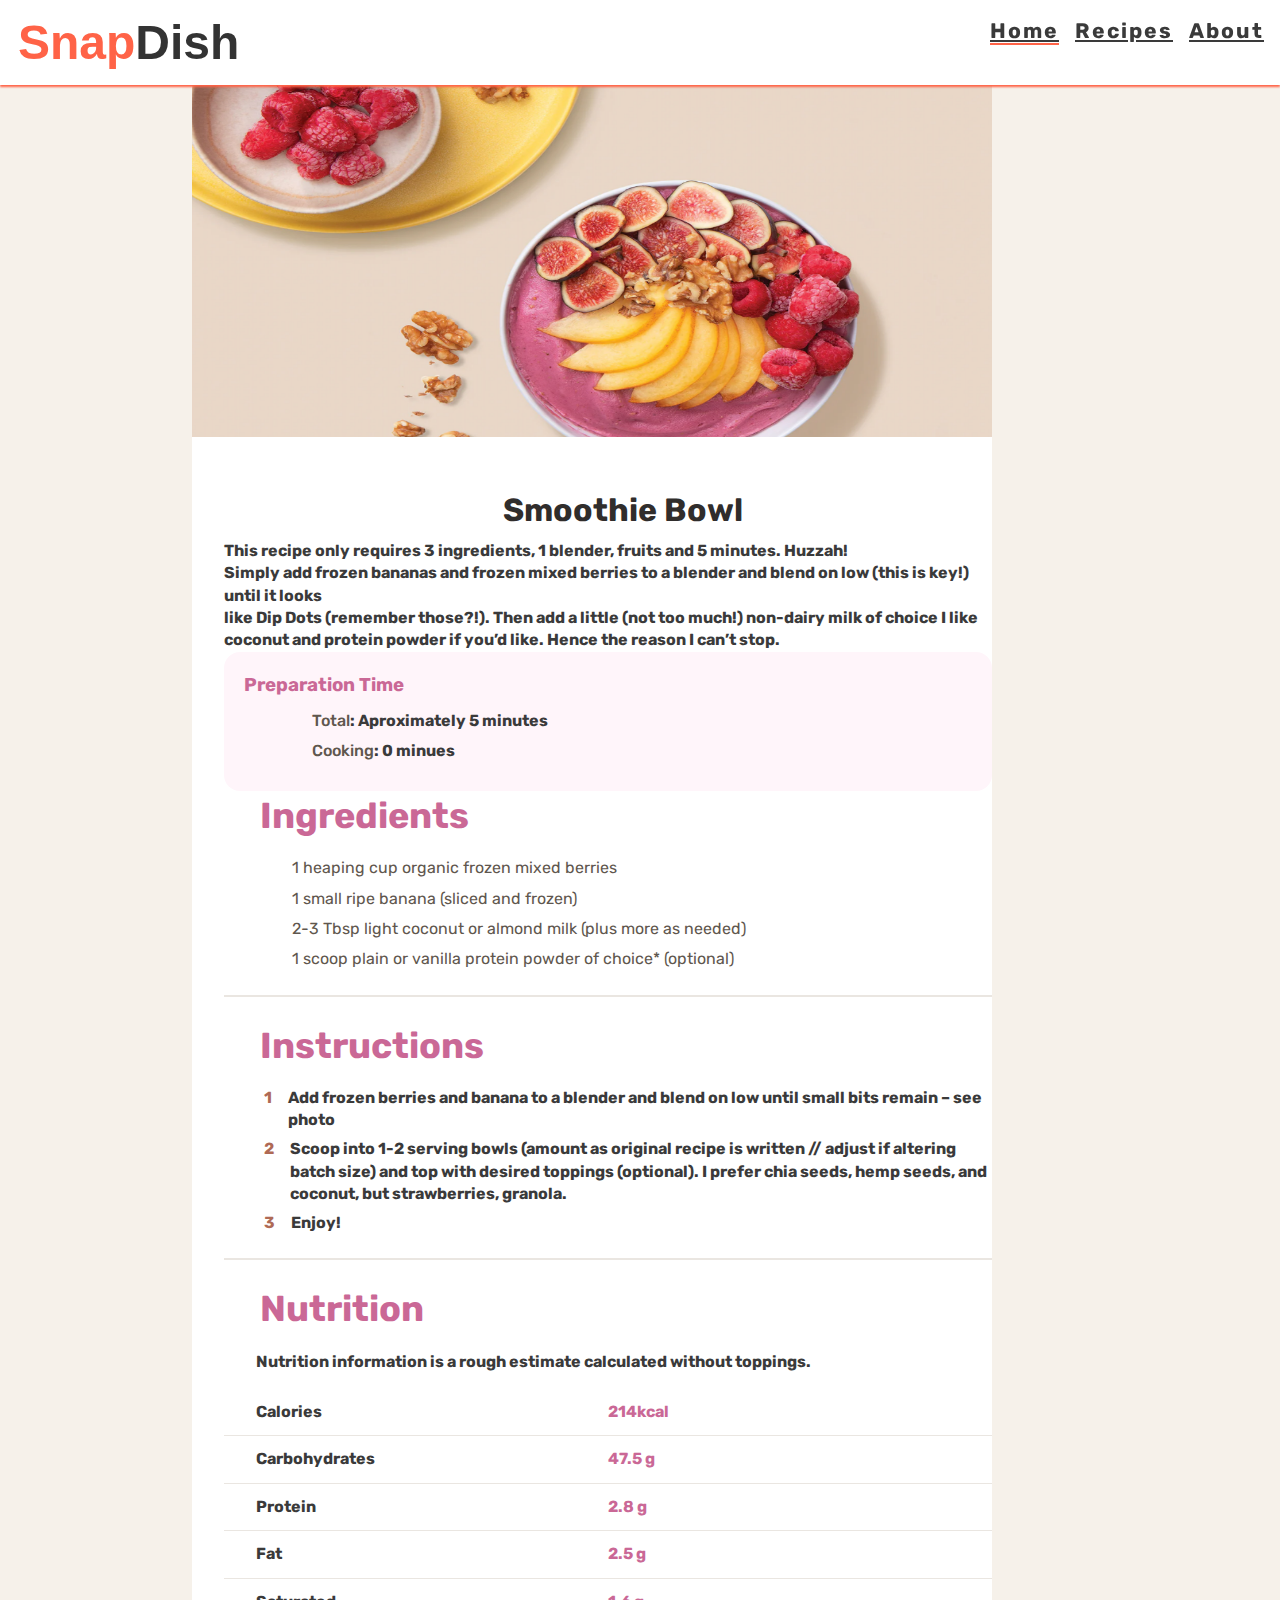
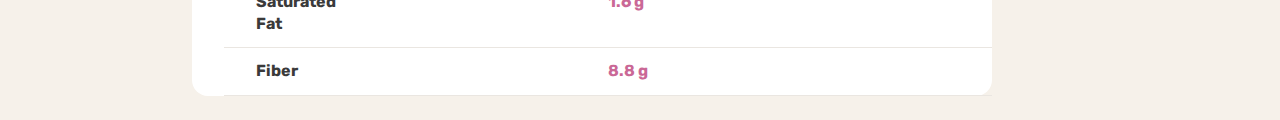
<file: recipe1.html>
<!DOCTYPE html>
<html lang="en">
<head>
    <meta charset="UTF-8">
    <meta name="viewport" content="width=device-width, initial-scale=1.0">
      <!-- Required meta tags -->
      <meta name="viewport" content="width=device-width, initial-scale=1, shrink-to-fit=no">
      <!-- Meta tags for search engines-->
      <meta name="description" content="Snap Dish. Recipe Website. Quick Recipes. 15 Minute Prep Recipes">
      <meta name="keywords"
          content="Snap Dish, Recipes, Quick recipes, 15 minute prep, 15 min recipes, Breakfast Recipes, Lunch Recipes, Dinner Recipes, Good Food, Food, Healthy Recipes,">
    <title>Recipe</title>
     <!-- Favicon -->
     <link rel="icon" type="image/svg+xml" href="assets/images/favicon.svg">
     <link rel="icon" type="image/png" href="assets/images/favicon.png">
 
    <!-- css links -->
     <link rel="stylesheet" href="assets/css/style.css">
</head>
<body>
   <header>
    <div class="logo">
        <a href="index.html" id="logo-link">
            <div class="logo-text"><span class="snap">Snap</span><span class="dish">Dish</span></div>
        </a>
    </div>
    <input type="checkbox" id="nav-toggle" name="nav-toggle">
    <label for="nav-toggle" class="nav-toggle-label"><i class="fa-solid fa-bars"></i></label>
    <nav>
        <ul id="menu">
            <li><a href="index.html" class="active">Home</a></li>
            <li><a href="recipes.html">Recipes</a></li>
            <li><a href="about.html">About</a></li>
        </ul>
    </nav>
   </header>
   <main>
    <div class="container">
        <div class="recipe-image">
            <img src="assets/images/smoth.jpg" alt="breakfast recipe-image">
        </div>
      <!-- Description of the recipe -->
       <div class="recipe-info">
        <h1>Smoothie Bowl</h1>
        <p class="description">
            This recipe only requires 3 ingredients, 1 blender, fruits and 5 minutes. Huzzah!<br>
            Simply add frozen bananas and frozen mixed berries to a blender and blend on
            low (this is key!) until it looks  <br>like Dip  Dots (remember those?!).
            Then add a little (not too much!) non-dairy milk of choice  I like coconut and  protein powder if you’d like.
            Hence the reason I can’t stop.
        </p>

        <div class="recipe-time">
            <h3>Preparation Time</h3>
            <ul>
                <li><span>Total</span>: Aproximately 5 minutes</li>
                <li><span>Cooking</span>: 0 minues</li>
            </ul>
        </div>

        <div class="steps">
            <h2>Ingredients</h2>
            <ul class="ingredients">
                <li><span>1 heaping cup organic frozen mixed berries</span> </li>
                <li><span>1 small ripe banana (sliced and frozen)</span> </li>
                <li><span>2-3 Tbsp light coconut or almond milk (plus more as needed)</span> </li>
                <li><span>1 scoop plain or vanilla protein powder of choice* (optional)</span> </li>
            </ul>
        </div>

        <hr>

        <div class="recipe-steps">
            <h2>Instructions</h2>

            <div class="instructions">
                <div class="item">
                    <div class="num">1</div>
                    <p>Add frozen berries and banana to a blender and blend on low until small bits remain – see photo</p>
                </div>
                <div class="item">
                    <div class="num">2</div>
                    <p>Scoop into 1-2 serving bowls (amount as original recipe is written // adjust if altering batch size) and top with desired toppings (optional). I prefer chia seeds, hemp seeds, and coconut, but strawberries, granola.</p>
                </div>
                <div class="item">
                    <div class="num">3</div>
                    <p>Enjoy!</p>
                </div>
            </div>
        </div>

        <hr>

        <div class="nutrition-label">
            <h2>Nutrition</h2>
            <p class="nutrition-value">Nutrition information is a rough estimate calculated without toppings.</p>

        <div class="nutrition-table">
            <div class="item">
                <p>Calories</p>
                <p class="amount">214kcal</p>
            </div>
            <div class="item">
                <p>Carbohydrates</p>
                <p class="amount">47.5 g</p>
            </div>
            <div class="item">
                <p>Protein</p>
                <p class="amount">2.8 g</p>
            </div>
            <div class="item">
                <p>Fat</p>
                <p class="amount"> 2.5 g</p>
            </div>
            <div class="item">
                <p>Saturated Fat </p>
                <p class="amount"> 1.6 g</p>
            </div>
            <div class="item">
                <p> Fiber</p>
                <p class="amount">8.8 g</p>
            </div>
        </div>
        </div>
      </div>
     </div>
   </main>
   <footer>
   </footer>
</body>
</html>
</file>
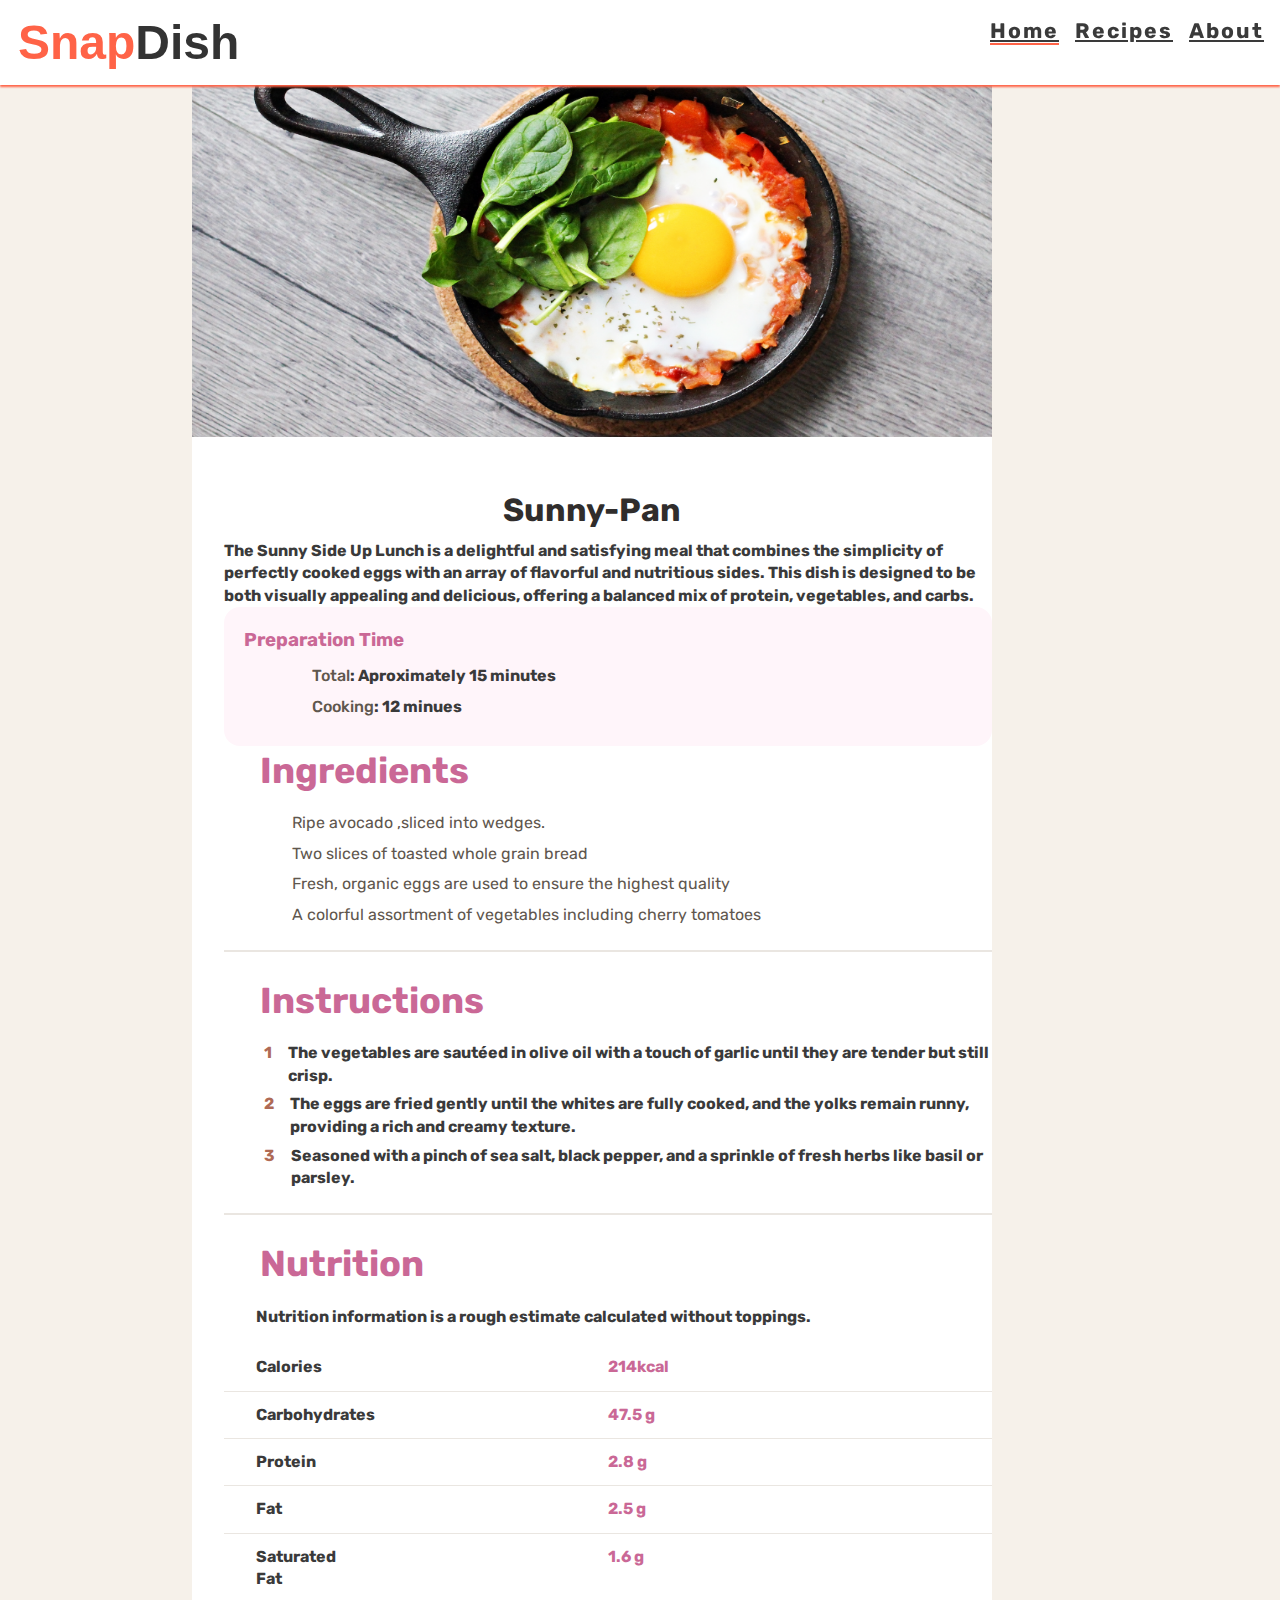
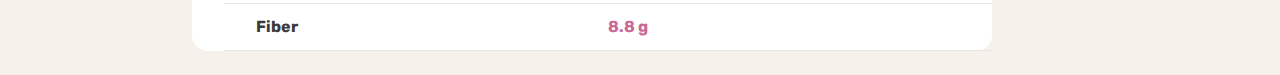
<file: recipe2.html>
<!DOCTYPE html>
<html lang="en">
<head>
    <meta charset="UTF-8">
      <!-- Required meta tags -->
      <meta name="viewport" content="width=device-width, initial-scale=1, shrink-to-fit=no">
      <!-- Meta tags for search engines-->
      <meta name="description" content="Snap Dish. Recipe Website. Quick Recipes. 15 Minute Prep Recipes">
      <meta name="keywords"
          content="Snap Dish, Recipes, Quick recipes, 15 minute prep, 15 min recipes, Breakfast Recipes, Lunch Recipes, Dinner Recipes, Good Food, Food, Healthy Recipes,">
    <title>Recipe</title>
     <!-- Favicon -->
     <link rel="icon" type="image/svg+xml" href="assets/images/favicon.svg">
     <link rel="icon" type="image/png" href="assets/images/favicon.png">
 
    <!-- css links -->
     <link rel="stylesheet" href="assets/css/style.css">
</head>
<body>

        <header>
            <div class="logo">
                <a href="index.html" id="logo-link">
                    <div class="logo-text"><span class="snap">Snap</span><span class="dish">Dish</span></div>
                </a>
            </div>
            <input type="checkbox" id="nav-toggle" name="nav-toggle">
            <label for="nav-toggle" class="nav-toggle-label"><i class="fa-solid fa-bars"></i></label>
            <nav>
                <ul id="menu">
                    <li><a href="index.html" class="active">Home</a></li>
                    <li><a href="recipes.html">Recipes</a></li>
                    <li><a href="about.html">About</a></li>
                </ul>
            </nav>
           </header>
        <!-- main  -->
        <main>
            <div class="container">
                <div class="recipe-image">
                    <img src="assets/images/eggs.jpg" alt="breakfast recipe-image">
                </div>
              <!-- Description of the recipe -->
               <div class="recipe-info">
                <h1>Sunny-Pan</h1>
                <p class="description">
                    The Sunny Side Up Lunch is a delightful and satisfying meal that combines the simplicity of perfectly cooked eggs with an array of flavorful and nutritious sides.
                     This dish is designed to be both visually appealing and delicious, offering a balanced mix of protein, vegetables, and carbs.
                </p>
        
                <div class="recipe-time">
                    <h3>Preparation Time</h3>
                    <ul>
                        <li><span>Total</span>: Aproximately 15 minutes</li>
                        <li><span>Cooking</span>: 12 minues</li>
                    </ul>
                </div>
        
                <div class="steps">
                    <h2>Ingredients</h2>
                    <ul class="ingredients">
                        <li><span>Ripe avocado ,sliced into wedges.</span> </li>
                        <li><span>Two slices of toasted whole grain bread</span> </li>
                        <li><span>Fresh, organic eggs are used to ensure the highest quality</span> </li>
                        <li><span>A colorful assortment of vegetables including cherry tomatoes</span> </li>
                    </ul>
                </div>
        
                <hr>
        
                <div class="recipe-steps">
                    <h2>Instructions</h2>
        
                    <div class="instructions">
                        <div class="item">
                            <div class="num">1</div>
                            <p> The vegetables are sautéed in olive oil with a touch of garlic until they are tender but still crisp.</p>
                        </div>
                        <div class="item">
                            <div class="num">2</div>
                            <p>The eggs are fried gently until the whites are fully cooked, and the yolks remain runny, providing a rich and creamy texture.</p>
                        </div>
                        <div class="item">
                            <div class="num">3</div>
                            <p>Seasoned with a pinch of sea salt, black pepper, and a sprinkle of fresh herbs like basil or parsley.</p>
                        </div>
                    </div>
                </div>
        
                <hr>
        
                <div class="nutrition-label">
                    <h2>Nutrition</h2>
                    <p class="nutrition-value">Nutrition information is a rough estimate calculated without toppings.</p>
        
                <div class="nutrition-table">
                    <div class="item">
                        <p>Calories</p>
                        <p class="amount">214kcal</p>
                    </div>
                    <div class="item">
                        <p>Carbohydrates</p>
                        <p class="amount">47.5 g</p>
                    </div>
                    <div class="item">
                        <p>Protein</p>
                        <p class="amount">2.8 g</p>
                    </div>
                    <div class="item">
                        <p>Fat</p>
                        <p class="amount"> 2.5 g</p>
                    </div>
                    <div class="item">
                        <p>Saturated Fat </p>
                        <p class="amount"> 1.6 g</p>
                    </div>
                    <div class="item">
                        <p> Fiber</p>
                        <p class="amount">8.8 g</p>
                    </div>
                </div>
                </div>
              </div>
             </div>
           </main>
    
</body>
</html>
</file>
<file: assets/css/style.css>
/* Google Fonts Import */
@import url("https://fonts.googleapis.com/css2?family=Lato:ital,wght@0,100;0,300;0,400;0,700;0,900;1,100;1,300;1,400;1,700;1,900&family=Oswald:wght@200..700&family=Rubik:ital,wght@0,300..900;1,300..900&family=Zain:wght@200;300;400;700;800;900&display=swap");
/* Asterick wildcard selector to override default styles */

* {
    padding: 0;
    margin: 0;
    box-sizing: border-box;
}

/* General Styles */

body {
    min-height: 100vh;
    display: flex;
    flex-direction: column;
    /* Generic styles */
    color: #3a3a3a;
    font-family: 'Rubik', sans-serif;
    font-weight: 700;

}

html {
    background-color: var(--eggshell);
    line-height: 1.4;


}

/* styling for the image recipe page */
.recipe-image {
    max-width: 100%;
    display: flex;
    justify-content: center;
    height: 400px;

}



h1, h2 {
    font-size: 2rem;
    font-family: "Rubik", sans-serif;
}

h1, h2 {
    font-size: 36px;
    font-family: 'Rubik', sans-serif;
    margin-left: 36px;
}

  

h1 {
    color: var(--dark-charcoal);

    /* margin-left: 17rem; */

    margin-left: 17rem;
    font-size: 2rem;
    margin-left: 272px;
    padding: 7px;


   }



h2 {
    color: var(--dark-raspberry);
    margin-bottom: 16px;
}

.recipe-steps {
    margin: 1rem 0;
}

.instructions {
    margin-top: 1rem;
    margin-left: 2rem;
}

ul {
    padding-left: 1.25rem;
    margin-left: 2rem;
    }

ul li::marker {
    color: var(--nutmeg);
    font-weight: bold;
   }

ul li {
    margin-bottom: .5rem;
   }

ul li span {
    color: var(--wenge-brown);
    margin-left: 1rem;
    font-weight: 500;
}

hr {
    margin: 1.5rem 0;
    border: 1px solid var(--light-grey);
  }



.container {
    max-width: 800px;
    background-color: var(--white);
    margin-left: 12rem;
    border-radius: 1rem;

}

/* image of the page */
.container .recipe-img {
    overflow: hidden;
    border-radius: 1rem;
    padding: 2rem;
}


.container .recipe-img img {
    border-radius: 1rem;
}

.recipe-info {
    margin: 1.5rem 0;
    margin-left: 2rem;
}

.recipe-time {
    background-color: var(--rose-white);
    padding: 1.25rem;
    border-radius: 16px;
}

.recipe-time h3 {
    color: var(--dark-raspberry);
    margin-bottom: .75rem;
}

.recipe-time ul li::marker {
    color: var(--dark-raspberry)
}

.ingredients li span {
    font-weight: initial;
}

.instructions .item {
    padding-left: .5rem;
    margin-bottom: .4rem;
    display: flex;
}


.ingredients li {
    margin-bottom: .5rem;
}

.description p {
    font-size: .5rem;
    margin-left: 10rem;

}


.instructions .item .num {
    color: var(--nutmeg);
    margin-right: 1rem;
    font-weight: 700;
}

.instructions .item p span {
    font-weight: 500;

}

.nutrition-label .nutrition-value {
    margin-bottom: 1rem;
    margin-left: 2rem;
}

.nutrition-table .item {
    border-bottom: 1px solid var(--light-grey);
    padding: .75rem 2rem;
    display: flex;
}

.nutrtion-table .item:last-child {
    border-bottom: 0;
}

.nutrition-table .item p:nth-child(2) {
    color: var(--dark-raspberry);
    font-weight: 700;
}

.nutrition-table .item>* {
    width: 100px;
    margin-right: auto;
}



/* setting up some colors for a web page recipes */
:root {
    --nutmeg: hsl(14, 36%, 51%);
    --dark-raspberry: hsl(332, 48%, 60%);

    --white: hsl(0, 0%, 100%);
    --rose-white: hsl(330, 100%, 98%);
    --eggshell: hsl(35, 40%, 94%);
    --light-grey: hsl(30, 16%, 90%);
    --wenge-brown: hsl(30, 10%, 34%);
    --dark-charcoal: hsl(24, 5%, 18%);


}

/* Header */

header {
    /* padding: 0 1rem; */
    position: fixed;
    z-index: 99;
    width: 100%;
    box-shadow: 0 2px 2px #ff6347;
    display: flex;
    justify-content: space-between;
    /* align-items: baseline; */
    background-color: #ffffff;
}

/* Navbar */

header a {
    color: inherit;
}

a:hover {
    text-decoration: none;
    color: inherit;
}

#menu>li {
    font-size: 110%;
    letter-spacing: 2px;
    list-style-type: none;
    margin-bottom: 0.5em;
}

.active {
    border-bottom: 2px solid #ff6347;
}

/* bootstrap  */

/* changed carousel indicators Colour*/
.carousel-indicators li {
    background-color: #f27900 !important;
}

/* changed carousel indicators Colour*/
.carousel-indicators .active {
    background-color: #f27900 !important;
}

/* changed carousel controls colour*/
.carousel-control-prev-icon,
.carousel-control-next-icon {
    background-color: #f92b07 !important;
    font-size: 20px;

}

.carousel-caption a {
    text-decoration: none;
    font-size: 40px;
    color: #ffffff;


}



/* removes bootstrap carousel indicators numbers */
li::marker {
    font-size: 0;
}

/* Navbar dropdown styles */

nav {
    position: absolute;
    background-color: rgba(205, 60, 20, 0.5);
    color: #ffffff;
    width: 100%;
    left: 0;
    padding: 0 1rem;
    box-shadow: 0 1px 2px #3a3a3a;
    display: none;
    top: 100%;
    padding-top: 1rem;
}

/* Nav toggle */

#nav-toggle:checked~nav {
    display: block;
}

#nav-toggle {
    display: none;
}

.nav-toggle-label {
    font-size: 2rem;
    padding-right: 10px;
}

/* Logo */

#logo-link {
    text-decoration: none;
}

.logo {
    font-family: Arial, sans-serif;
    display: flex;
    justify-content: center;
    align-items: center;
    margin: 0;
    display: flex;
    align-items: center;
    color: #333;
    padding-left: 10px;
}

.logo-text {
    font-size: 34px;
    font-weight: bold;
}

.logo-text .snap {
    color: #ff6347;
}

.logo-text .dish {
    color: #333;
}

/* Main content */

main {
    flex: 1 0 auto;
    margin-top: 57px;
}

/* About page styles */

#aboutsection {
    height: 600px;
    width: 100%;
    background: url(../images/image2.jpg) no-repeat center center/cover;
    color:#ffffff;
   position: relative;
    color:#ffff;
   position: relative;
    color: #ffffff;
    position: relative;
    display: flex;
   
}

.about-text {
    color: var(--rose-white);
    top: 50px;
    padding: 70px;
}

.about-text p {
    text-align: center;
    padding: 50px;
    line-height: 1.6;
    font-size: 20px;
}


#aboutsection h1 {
    color: var(--rose-white);
    text-align: center;
}

.sidebar-left,
.sidebar-right {
    width: 200px;
    background-color: #f4f4f4;
    padding: 10px;
    box-shadow: 2px 0 5px rgba(0, 0, 0, 0.1);
}

.sidebar-left {
    position: fixed;
    left: 0;
    top: 0;
    bottom: 0;
}

.sidebar-right {
    position: fixed;
    left: 200px;
    top: 0;
    bottom: 0;
}

.nav-button {
    display: block;
    width: 100%;
    padding: 10px;
    margin: 10px 0;
    background-color: #007bff;
    color: white;
    border: none;
    cursor: pointer;
    text-align: left;
}

.nav-button:hover {
    background-color: #0056b3;
}

img {
    width: 100%;
    height: auto;
    margin-bottom: 20px;
}

.content {
    margin-left: 400px;
    padding: 20px;
}


/* Section  */
.section-description {
    font-size: 20px;
    color: #050505;
    text-align: center;
    line-height: 1.3;
    font-family: "Rubik", sans-serif;
}

/* Hero Image */

#hero {
    height: 600px;
    width: 100%;
    background: url("../images/hero-image.png") no-repeat center;
    position: relative;
}

/* Hero text */

#cover-text {
    background-color: rgba(205, 60, 20, 0.5);
    font-size: 130%;
    position: absolute;
    bottom: 30px;
    width: 80%;
    min-height: 200px;
    padding-top: 40px;
    padding-left: 10px;
    padding-right: 10px;
}

#cover-text>h2 {
    color: #ffffff;
    margin-left: 0;
    
}


/* footer */

#social-networks {
    text-align: center;
    padding: 20px 0;
    display: flex;
    justify-content: space-evenly;
    list-style-type: none;
    margin-left: 0;
}

#social-networks i {
    font-size: 160%;
    padding: 5%;
    color: #ff6347;
}

/* Media query for tablets and larger (768px and up) */

@media screen and (min-width: 768px) {

    /* Header */
    nav {
        display: block;
        position: relative;
        box-shadow: none;
        width: fit-content;
        padding-right: 1rem;
        background-color: #ffffff;
        font-size: larger;
    }

    #menu {
        display: flex;
        background-color: #ffffff;
        color: #3a3a3a;
    }

    #menu>li {
        padding-left: 1rem;
    }

    .nav-toggle-label {
        display: none;
    }

    .logo-text {
        font-size: 300%;
        line-height: 85px;
        margin: 0 0.5rem;
    }

    /* Main */



    #hero {
        height: 600px;
        width: 100%;
        background: url("../images/hero-image-2.png") no-repeat center;
        position: relative;
    }

    #cover-text {
        background-color: rgba(205, 60, 20, 0.5);
        font-size: 130%;
        position: absolute;
        bottom: 30px;
        width: 40%;
        min-height: 200px;
        padding-top: 40px;
        padding-left: 10px;
        padding-right: 10px;
    }


}

/* Media query for Laptops and larger (992px and up) */
@media screen and (min-width: 992px) {
    #menu a:hover {
        border-bottom: 2px solid #ff6347;
    }

    #hero {
        height: 600px;
        width: 100%;
        background: url("../images/hero-image-2.png") no-repeat center;
        position: relative;
    }

    #cover-text {
        background-color: rgba(205, 60, 20, 0.5);
        font-size: 130%;
        position: absolute;
        bottom: 30px;
        width: 30%;
        min-height: 200px;
        padding-top: 40px;
        padding-left: 10px;
        padding-right: 10px;
    }

}

/* Media Query for screens (1024px and up) */
@media screen and (min-width: 1024px) {
    #menu a:hover {
        border-bottom: 2px solid #ff6347;
    }

    #hero {
        height: 600px;
        width: 100%;
        background: url("../images/hero-image-2.png") no-repeat center center/cover;
        position: fixed;
    }
}


/* media query for the cooking page */

@media (max-width: 540px) {
    h1 {
        margin-top: 2rem;
    }


    .container {
        margin: 0;
    }


    .container .recipe-img {
        padding: 0;
        border-radius: 0;
    }


    .container .recipe-img img {
        border-radius: 0;
    }
}
</file>
